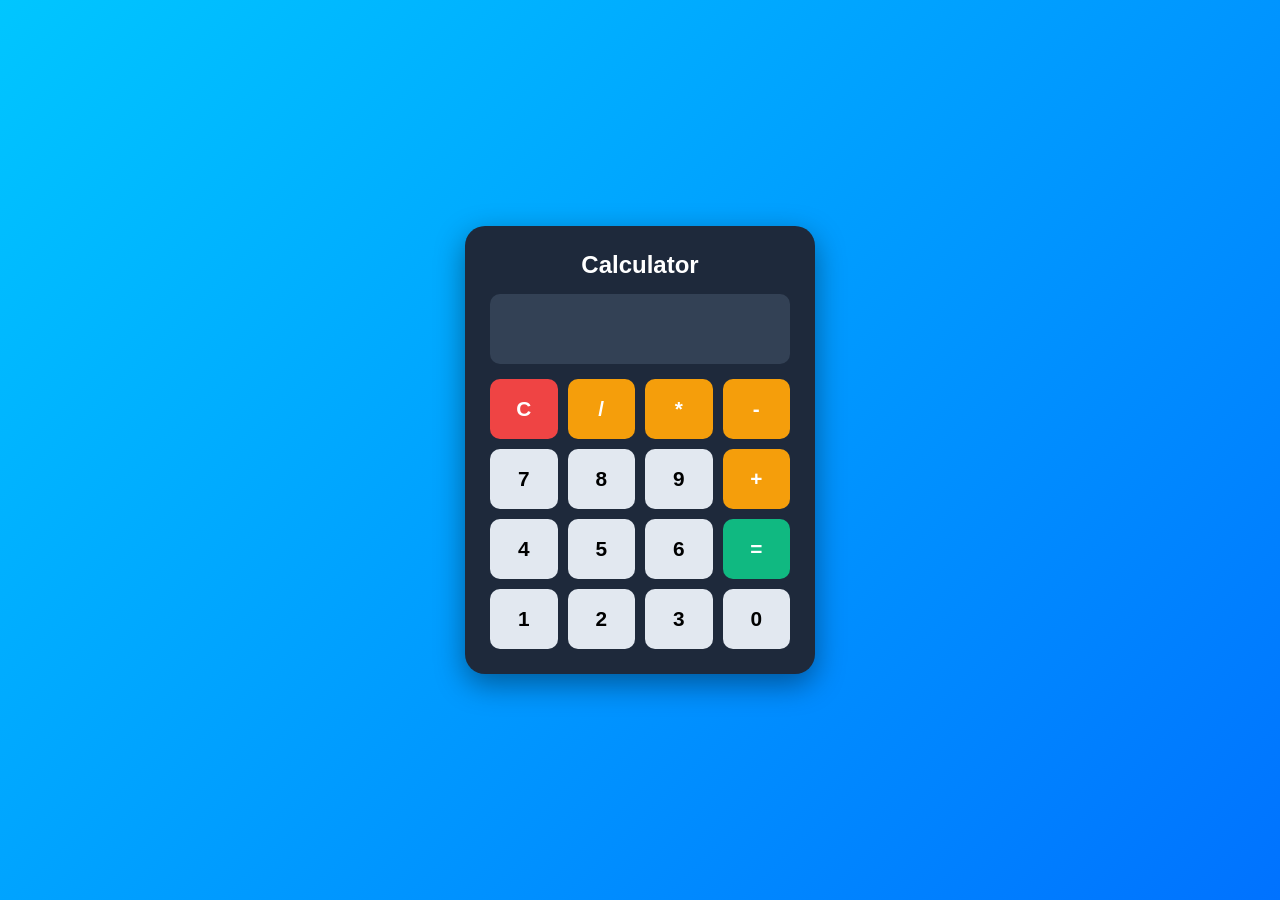
<file: index.html>
<!DOCTYPE html>
<html lang="en">
<head>
    <meta charset="UTF-8">
    <meta name="viewport" content="width=device-width, initial-scale=1.0">
    <title>Colorful Calculator</title>
    <link rel="stylesheet" href="style.css">
</head>
<body>

    <div class="calculator">
        <h2>Calculator</h2>

        <input type="text" id="display" readonly>

        <div class="buttons">
            <button>C</button>
            <button>/</button>
            <button>*</button>
            <button>-</button>

            <button>7</button>
            <button>8</button>
            <button>9</button>
            <button>+</button>

            <button>4</button>
            <button>5</button>
            <button>6</button>
            <button>=</button>

            <button>1</button>
            <button>2</button>
            <button>3</button>
            <button>0</button>
        </div>
    </div>

    <script src="script.js"></script>

</body>
</html>
</file>
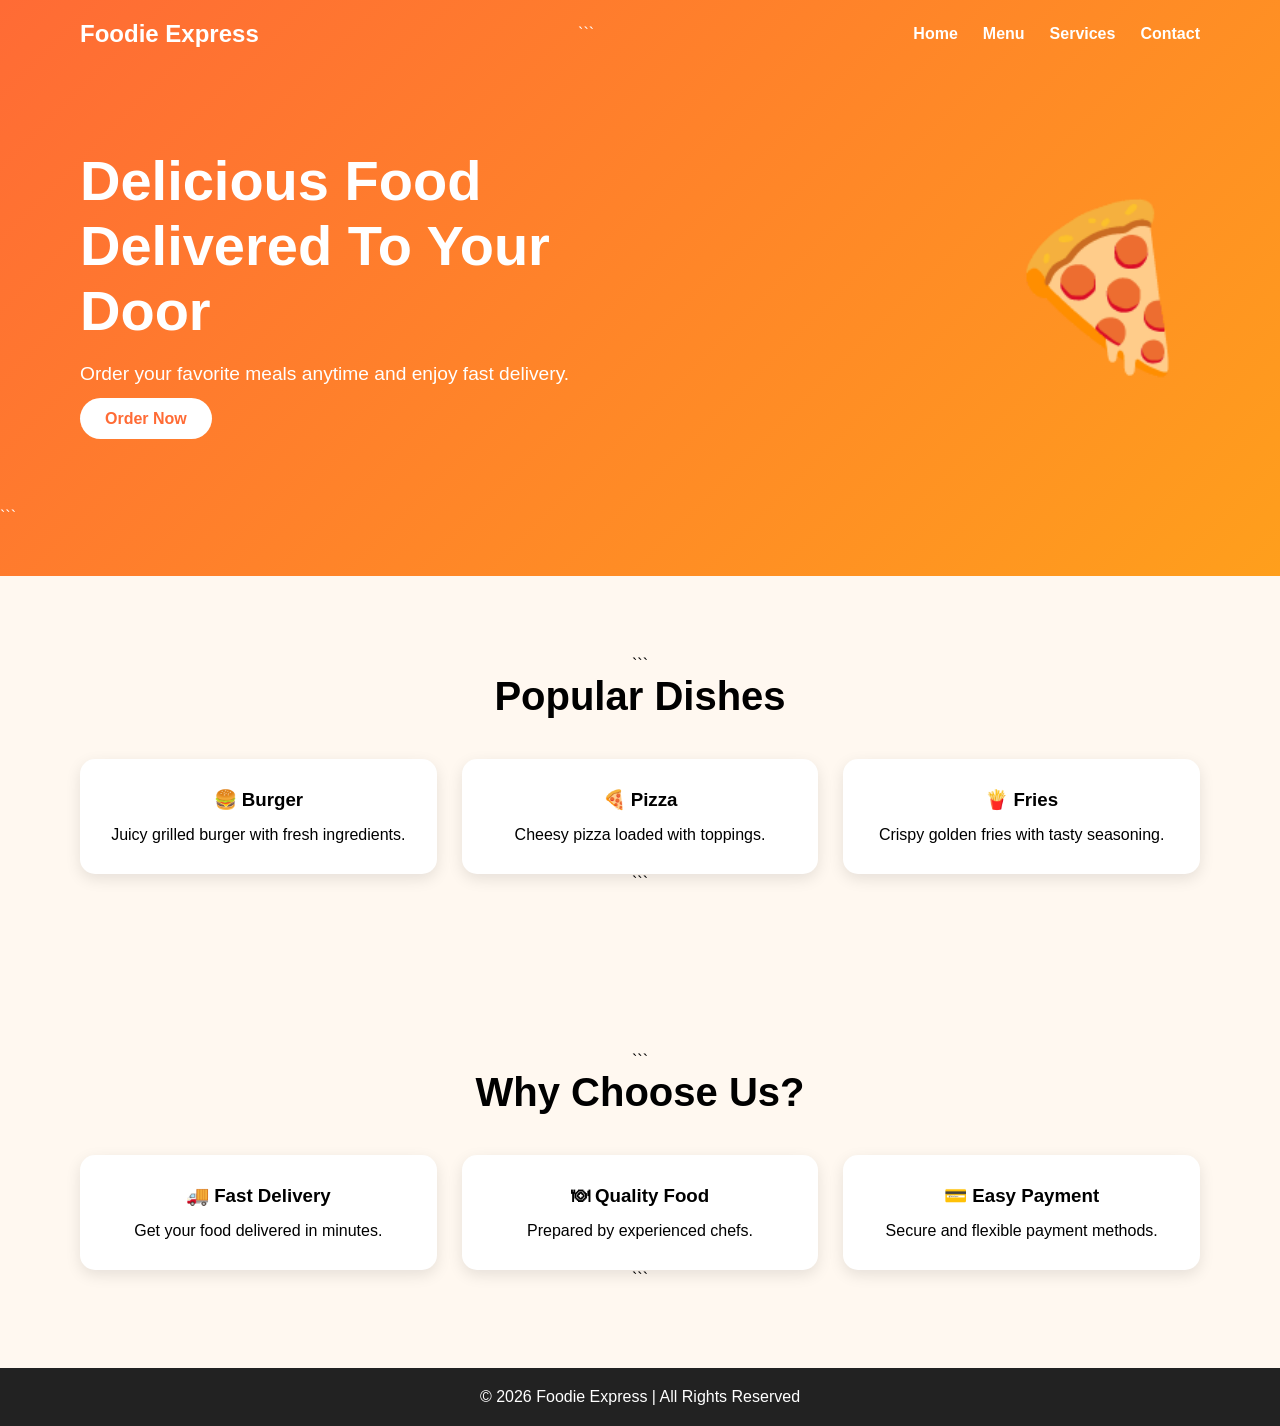
<file: LandingPage/index.html>
<html>

<html lang="en">
<head>
<meta charset="UTF-8">
<meta name="viewport" content="width=device-width, initial-scale=1.0">
<title>Foodie Express</title>
<link rel="stylesheet" href="style.css">
</head>
<body>

<header>
    <nav>
        <h2>Foodie Express</h2>

```
    <ul>
        <li><a href="#">Home</a></li>
        <li><a href="#">Menu</a></li>
        <li><a href="#">Services</a></li>
        <li><a href="#">Contact</a></li>
    </ul>
</nav>

<div class="hero">
    <div class="hero-text">
        <h1>Delicious Food Delivered To Your Door</h1>
        <p>Order your favorite meals anytime and enjoy fast delivery.</p>
        <a href="#" class="btn">Order Now</a>
    </div>

    <div class="hero-img">
        🍕
    </div>
</div>
```

</header>

<section class="menu">

```
<h2>Popular Dishes</h2>

<div class="cards">

    <div class="card">
        <h3>🍔 Burger</h3>
        <p>Juicy grilled burger with fresh ingredients.</p>
    </div>

    <div class="card">
        <h3>🍕 Pizza</h3>
        <p>Cheesy pizza loaded with toppings.</p>
    </div>

    <div class="card">
        <h3>🍟 Fries</h3>
        <p>Crispy golden fries with tasty seasoning.</p>
    </div>

</div>
```

</section>

<section class="services">

```
<h2>Why Choose Us?</h2>

<div class="cards">

    <div class="card">
        <h3>🚚 Fast Delivery</h3>
        <p>Get your food delivered in minutes.</p>
    </div>

    <div class="card">
        <h3>🍽 Quality Food</h3>
        <p>Prepared by experienced chefs.</p>
    </div>

    <div class="card">
        <h3>💳 Easy Payment</h3>
        <p>Secure and flexible payment methods.</p>
    </div>

</div>
```

</section>

<footer>
    <p>© 2026 Foodie Express | All Rights Reserved</p>
</footer>

</body>
</html>
</file>
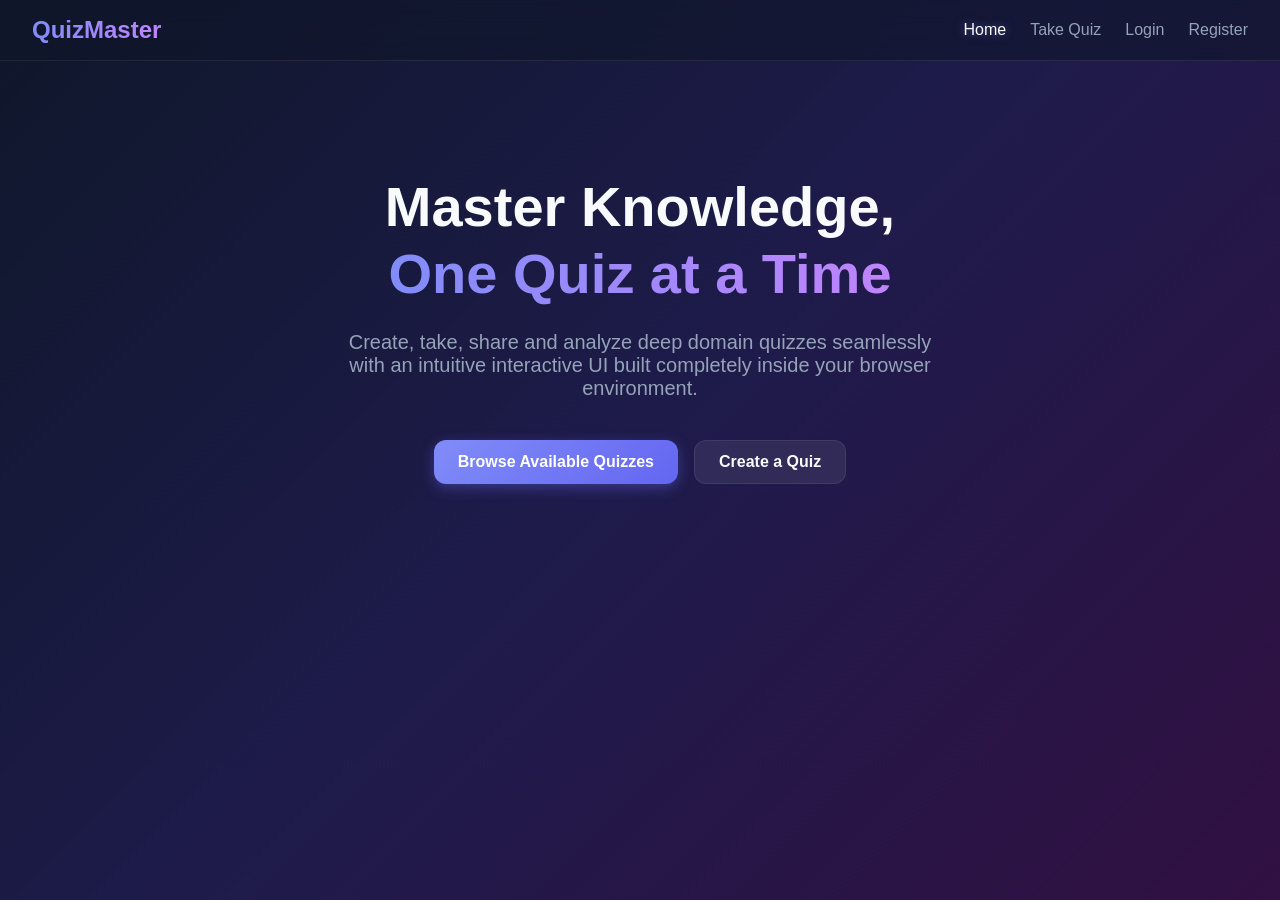
<file: QuizMaster/index.html>
<!DOCTYPE html>
<html lang="en">
<head>
    <meta charset="UTF-8">
    <meta name="viewport" content="width=device-width, initial-scale=1.0">
    <title>QuizMaster - Modern Online Quiz Platform</title>
    <link rel="stylesheet" href="css/style.css">
</head>
<body>
    <div class="container">
        <section class="hero-section">
            <h1 class="hero-title">Master Knowledge, <br><span>One Quiz at a Time</span></h1>
            <p class="hero-subtitle">Create, take, share and analyze deep domain quizzes seamlessly with an intuitive interactive UI built completely inside your browser environment.</p>
            <div class="hero-buttons">
                <a href="quizzes.html" class="btn btn-primary">Browse Available Quizzes</a>
                <a href="create-quiz.html" class="btn btn-secondary">Create a Quiz</a>
            </div>
        </section>
    </div>
    <script src="js/auth.js"></script>
</body>
</html>
</file>
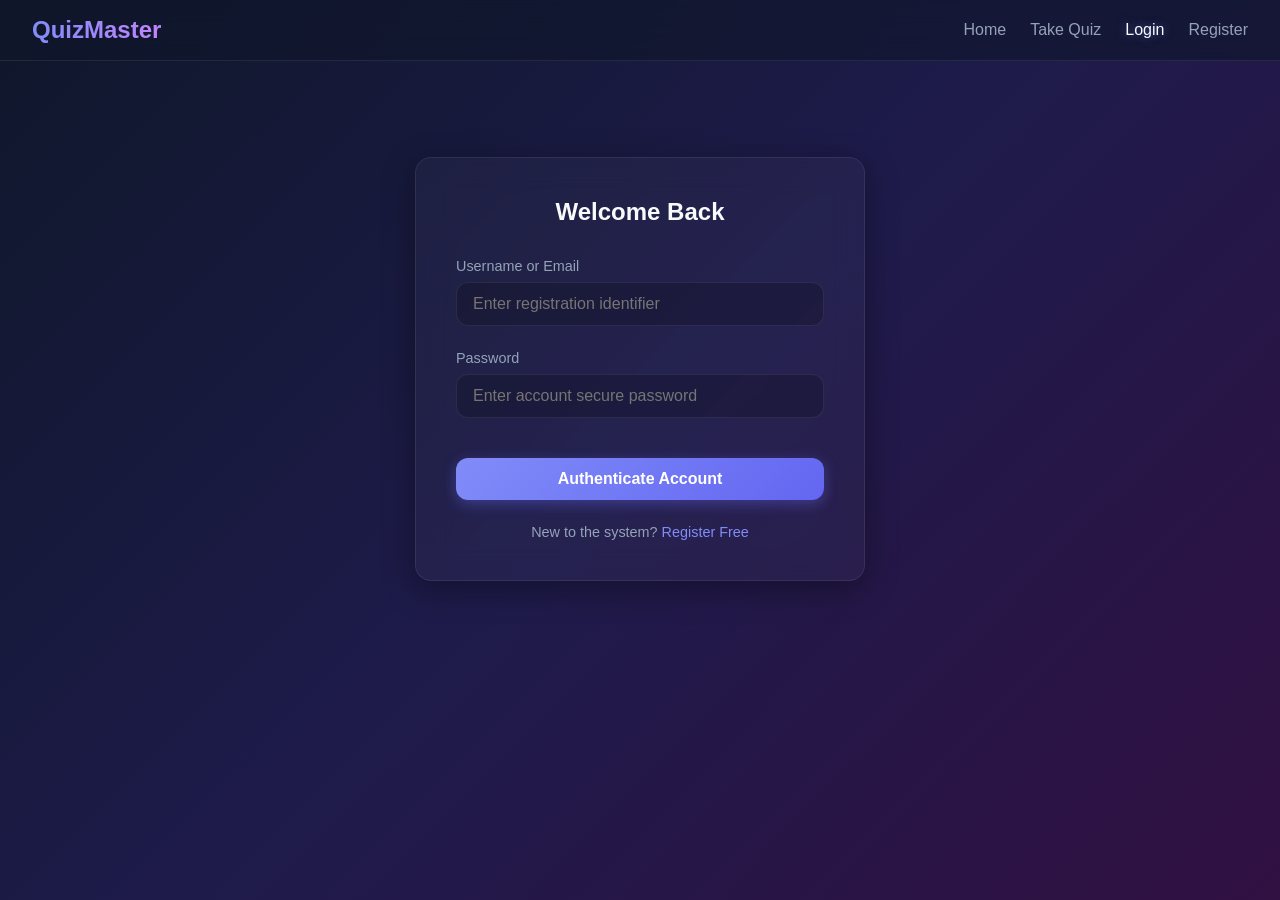
<file: QuizMaster/create-quiz.html>
<!DOCTYPE html>
<html lang="en">
<head>
    <meta charset="UTF-8">
    <meta name="viewport" content="width=device-width, initial-scale=1.0">
    <title>Create Custom Quiz - QuizMaster</title>
    <link rel="stylesheet" href="css/style.css">
</head>
<body>
    <div class="container" style="max-width: 850px;">
        <div class="glass-card">
            <h1 style="margin-bottom: 0.5rem;">Create a New Quiz Module</h1>
            <p style="color: var(--text-muted); margin-bottom: 2rem;">Design your question parameters, offer four answer alternatives and lock down the correct matrix sequence.</p>
            
            <form id="quiz-builder-form">
                <div class="form-group">
                    <label for="quiz-title">Quiz Title</label>
                    <input type="text" id="quiz-title" class="form-control" placeholder="e.g., Advanced JavaScript Algorithms Core" required>
                </div>
                
                <hr style="border: none; border-top: 1px solid var(--glass-border); margin: 2rem 0;">
                
                <div id="questions-wrapper-container">
                    </div>

                <div style="display: flex; gap: 1rem; margin-top: 2rem;">
                    <button type="button" id="add-question-trigger" class="btn btn-secondary">+ Add Question Block</button>
                    <button type="submit" class="btn btn-primary" style="margin-left: auto;">Compile & Save Quiz Module</button>
                </div>
            </form>
        </div>
    </div>
    <script src="js/auth.js"></script>
    <script src="js/createQuiz.js"></script>
</body>
</html>
</file>
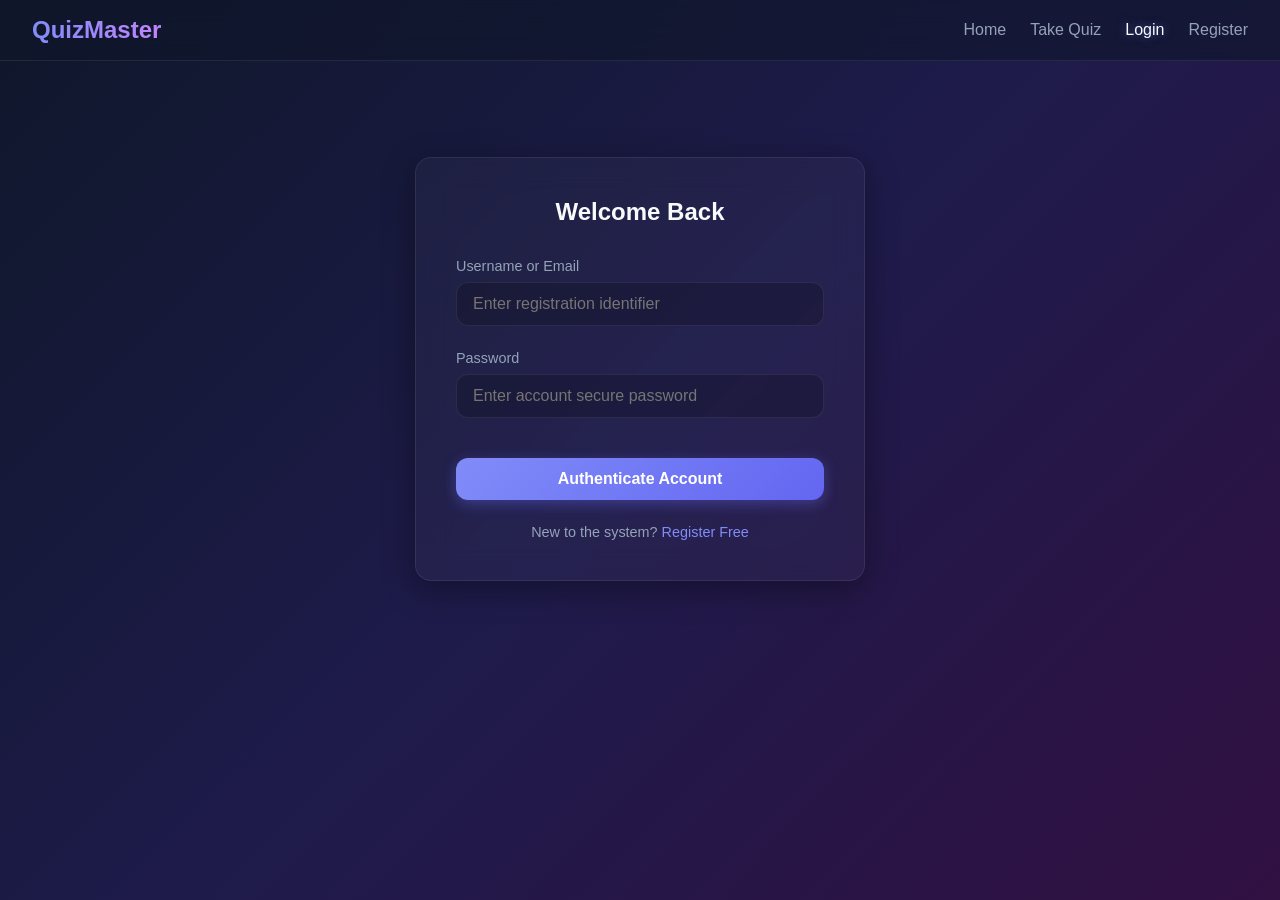
<file: QuizMaster/dashboard.html>
<!DOCTYPE html>
<html lang="en">
<head>
    <meta charset="UTF-8">
    <meta name="viewport" content="width=device-width, initial-scale=1.0">
    <title>User Dashboard - QuizMaster</title>
    <link rel="stylesheet" href="css/style.css">
</head>
<body>
    <div class="container">
        <div class="dashboard-header">
            <div>
                <h1 id="welcome-title">Welcome Back User</h1>
                <p style="color: var(--text-muted);">Manage your custom created quiz modules and active platforms.</p>
            </div>
            <div style="display: flex; gap: 1rem;">
                <a href="create-quiz.html" class="btn btn-primary">Create New Quiz</a>
                <a href="quizzes.html" class="btn btn-secondary">Browse All Quizzes</a>
            </div>
        </div>

        <h2 style="margin-bottom: 1.5rem;">Your Created Quizzes</h2>
        <div id="user-quizzes-grid" class="grid-layout">
            </div>
    </div>
    <script src="js/auth.js"></script>
    <script src="js/dashboard.js"></script>
</body>
</html>
</file>
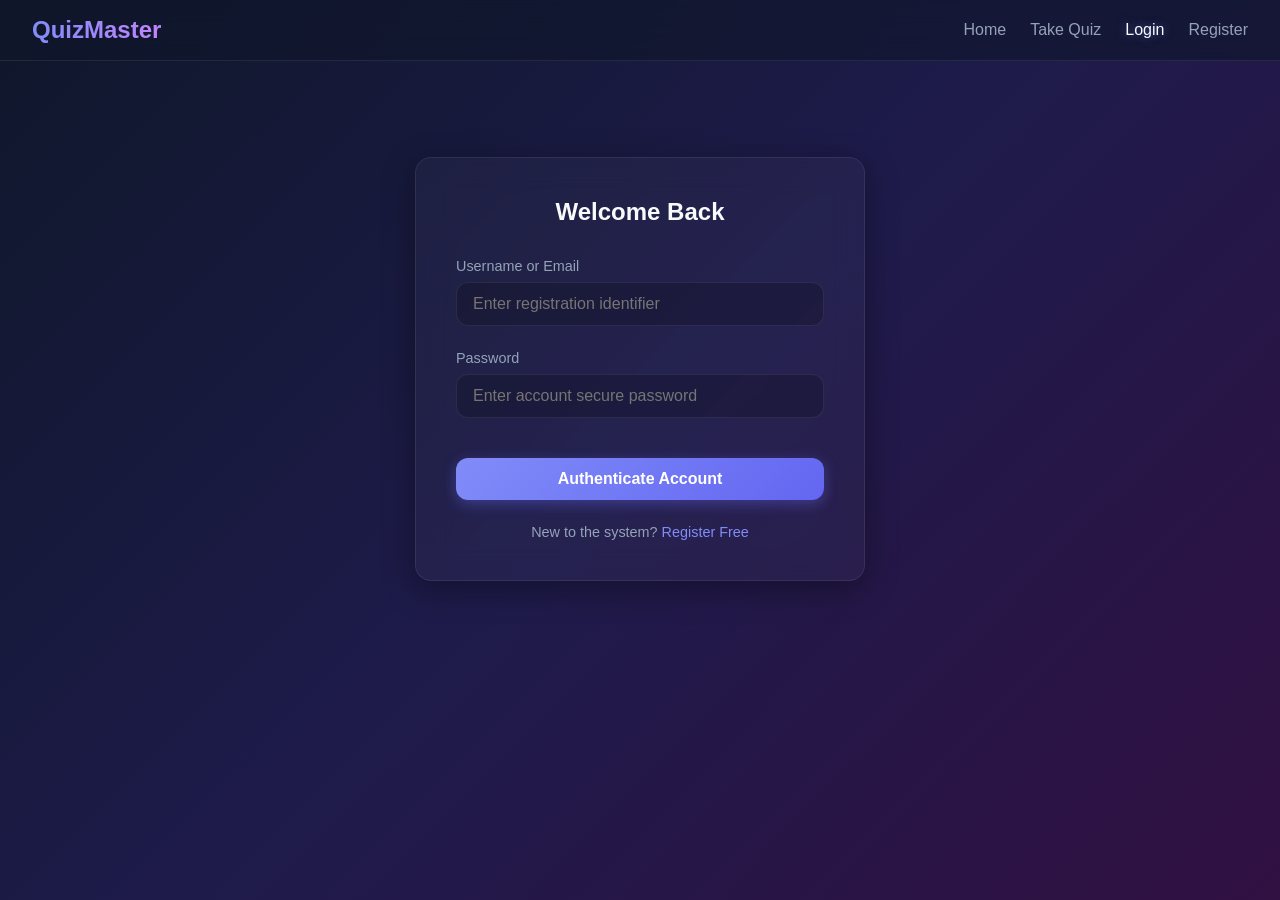
<file: QuizMaster/login.html>
<!DOCTYPE html>
<html lang="en">
<head>
    <meta charset="UTF-8">
    <meta name="viewport" content="width=device-width, initial-scale=1.0">
    <title>Login - QuizMaster</title>
    <link rel="stylesheet" href="css/style.css">
</head>
<body>
    <div class="container">
        <div class="glass-card auth-card">
            <h2 class="text-center" style="margin-bottom: 2rem;">Welcome Back</h2>
            <form id="login-form">
                <div class="form-group">
                    <label for="login-identity">Username or Email</label>
                    <input type="text" id="login-identity" class="form-control" placeholder="Enter registration identifier" required>
                </div>
                <div class="form-group">
                    <label for="login-password">Password</label>
                    <input type="password" id="login-password" class="form-control" placeholder="Enter account secure password" required>
                </div>
                <button type="submit" class="btn btn-primary" style="width: 100%; margin-top: 1rem;">Authenticate Account</button>
            </form>
            <p class="text-center" style="margin-top: 1.5rem; font-size: 0.9rem; color: var(--text-muted);">
                New to the system? <a href="register.html" style="color: var(--accent-primary); text-decoration: none;">Register Free</a>
            </p>
        </div>
    </div>
    <script src="js/auth.js"></script>
    <script>
        document.getElementById('login-form').addEventListener('submit', function(e) {
            e.preventDefault();
            const identity = document.getElementById('login-identity').value.trim().toLowerCase();
            const pass = document.getElementById('login-password').value;

            const users = JSON.parse(localStorage.getItem('users')) || [];
            const targetedUser = users.find(u => u.username.toLowerCase() === identity || u.email.toLowerCase() === identity);

            if (!targetedUser || targetedUser.password !== pass) {
                alert('Invalid identification parameters or secure token mismatched.');
                return;
            }

            localStorage.setItem('currentUser', JSON.stringify({
                username: targetedUser.username,
                email: targetedUser.email
            }));

            window.location.href = 'dashboard.html';
        });
    </script>
</body>
</html>
</file>
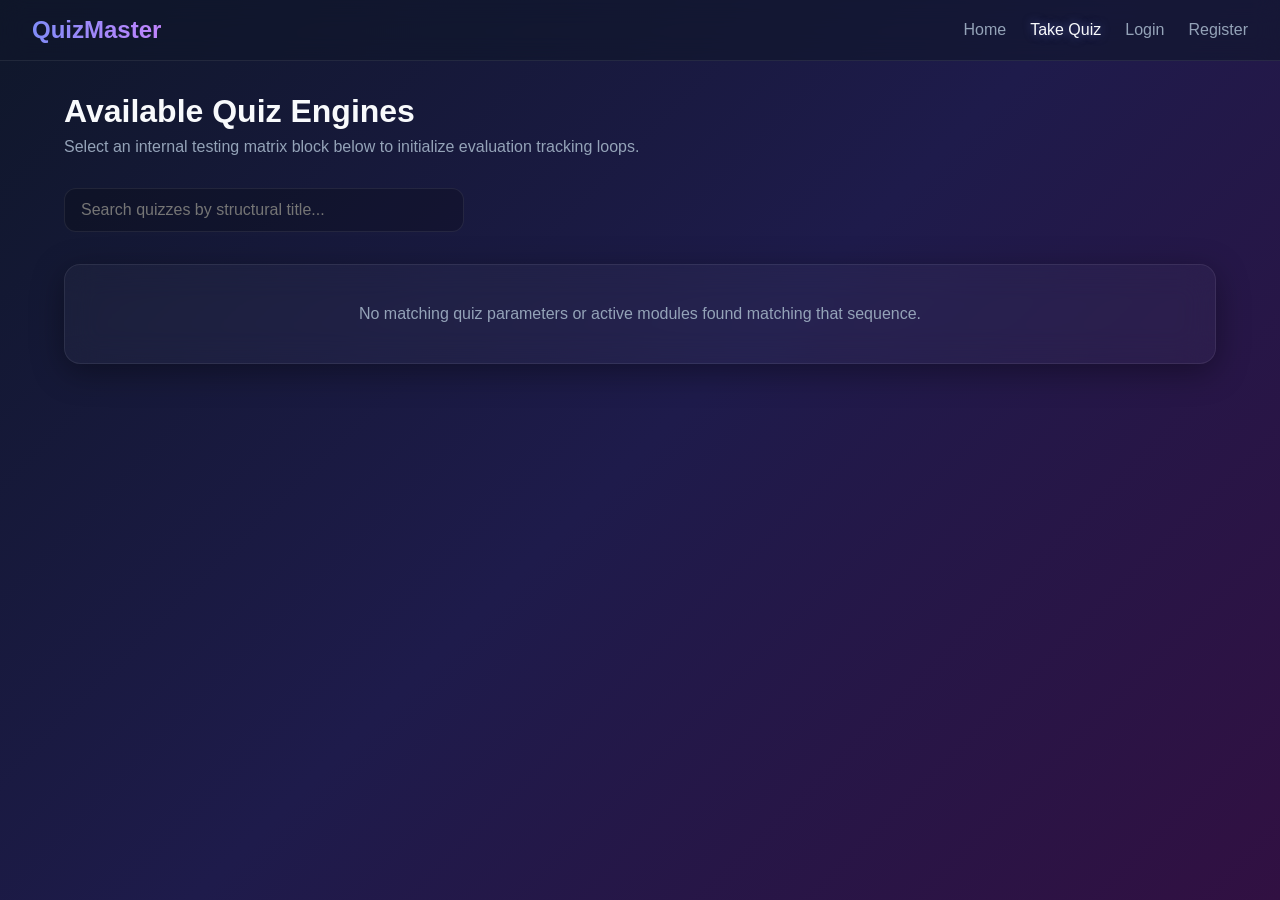
<file: QuizMaster/quizzes.html>
<!DOCTYPE html>
<html lang="en">
<head>
    <meta charset="UTF-8">
    <meta name="viewport" content="width=device-width, initial-scale=1.0">
    <title>Explore Quizzes - QuizMaster</title>
    <link rel="stylesheet" href="css/style.css">
</head>
<body>
    <div class="container">
        <h1 style="margin-bottom: 0.5rem;">Available Quiz Engines</h1>
        <p style="color: var(--text-muted); margin-bottom: 2rem;">Select an internal testing matrix block below to initialize evaluation tracking loops.</p>
        
        <input type="text" id="search-filter-input" class="form-control search-box" placeholder="Search quizzes by structural title...">

        <div id="global-quizzes-grid" class="grid-layout">
            </div>
    </div>
    <script src="js/auth.js"></script>
    <script src="js/quizList.js"></script>
</body>
</html>
</file>
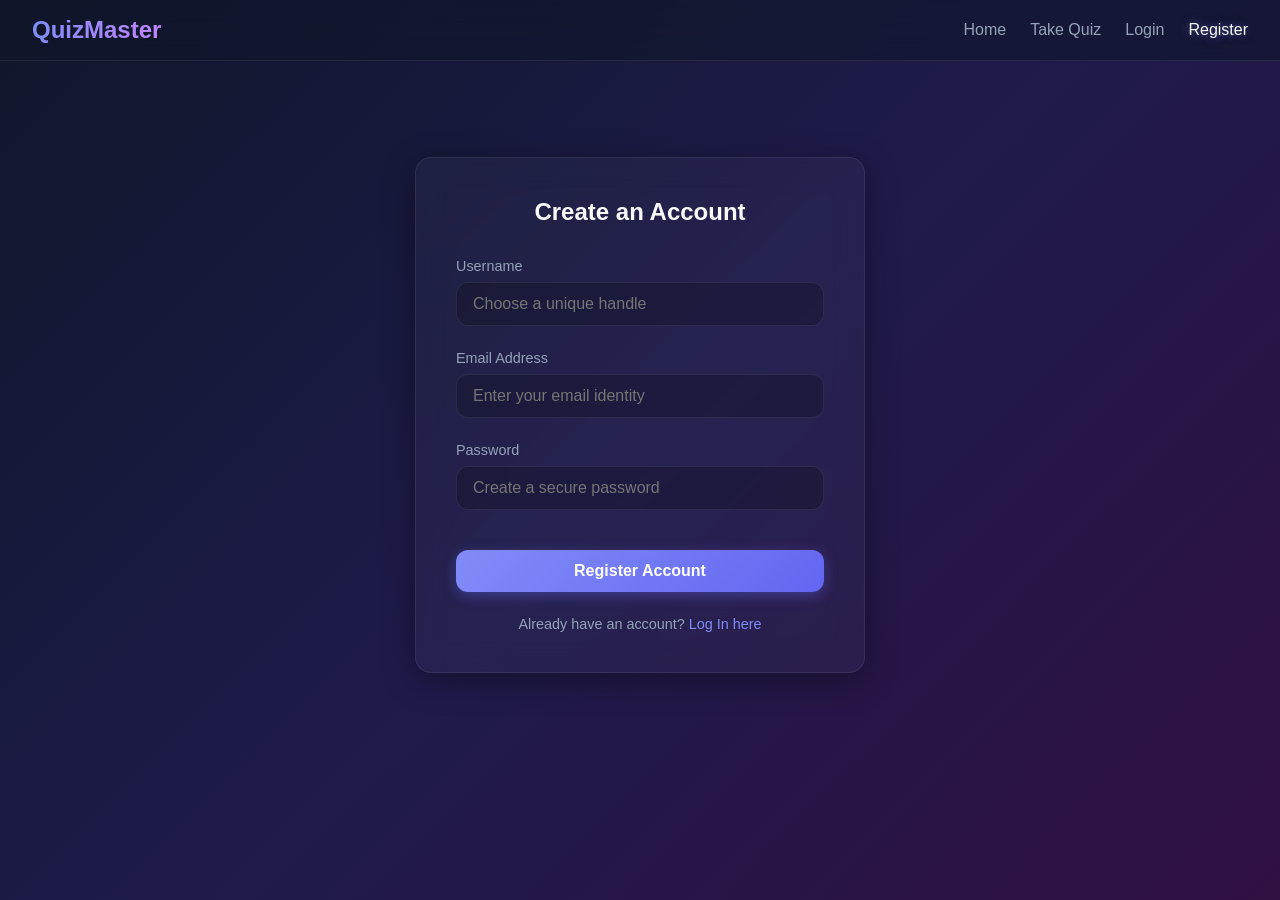
<file: QuizMaster/register.html>
<!DOCTYPE html>
<html lang="en">
<head>
    <meta charset="UTF-8">
    <meta name="viewport" content="width=device-width, initial-scale=1.0">
    <title>Register - QuizMaster</title>
    <link rel="stylesheet" href="css/style.css">
</head>
<body>
    <div class="container">
        <div class="glass-card auth-card">
            <h2 class="text-center" style="margin-bottom: 2rem;">Create an Account</h2>
            <form id="register-form">
                <div class="form-group">
                    <label for="reg-username">Username</label>
                    <input type="text" id="reg-username" class="form-control" placeholder="Choose a unique handle" required>
                </div>
                <div class="form-group">
                    <label for="reg-email">Email Address</label>
                    <input type="email" id="reg-email" class="form-control" placeholder="Enter your email identity" required>
                </div>
                <div class="form-group">
                    <label for="reg-password">Password</label>
                    <input type="password" id="reg-password" class="form-control" placeholder="Create a secure password" required>
                </div>
                <button type="submit" class="btn btn-primary" style="width: 100%; margin-top: 1rem;">Register Account</button>
            </form>
            <p class="text-center" style="margin-top: 1.5rem; font-size: 0.9rem; color: var(--text-muted);">
                Already have an account? <a href="login.html" style="color: var(--accent-primary); text-decoration: none;">Log In here</a>
            </p>
        </div>
    </div>
    <script src="js/auth.js"></script>
    <script>
        document.getElementById('register-form').addEventListener('submit', function(e) {
            e.preventDefault();
            const username = document.getElementById('reg-username').value.trim();
            const email = document.getElementById('reg-email').value.trim();
            const password = document.getElementById('reg-password').value;

            const users = JSON.parse(localStorage.getItem('users')) || [];
            
            if (users.some(u => u.username.toLowerCase() === username.toLowerCase())) {
                alert('Username is already registered!');
                return;
            }
            if (users.some(u => u.email.toLowerCase() === email.toLowerCase())) {
                alert('Email address is already registered!');
                return;
            }

            users.push({ username, email, password });
            localStorage.setItem('users', JSON.stringify(users));
            
            alert('Registration completed successfully! Accessing login view.');
            window.location.href = 'login.html';
        });
    </script>
</body>
</html>
</file>
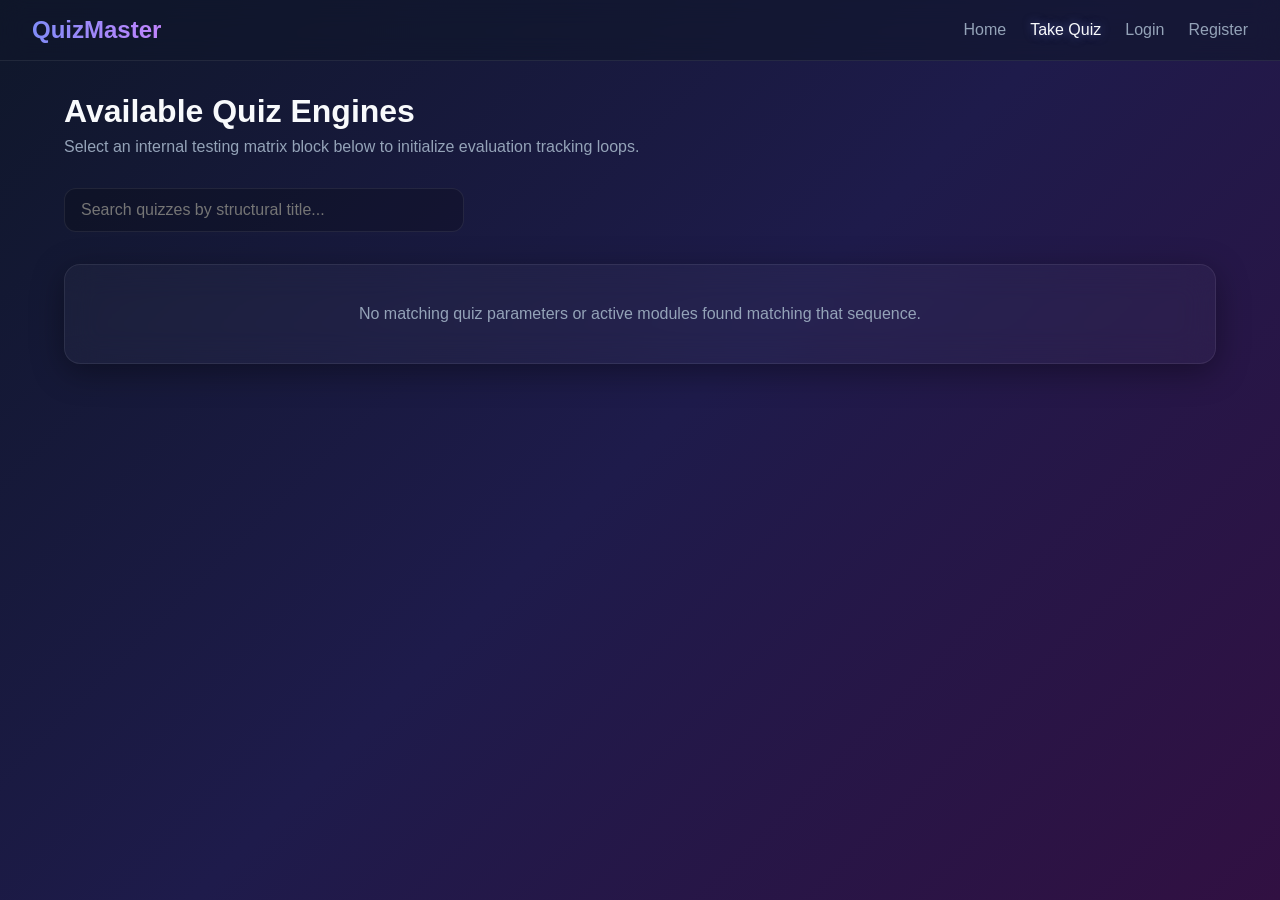
<file: QuizMaster/results.html>
<!DOCTYPE html>
<html lang="en">
<head>
    <meta charset="UTF-8">
    <meta name="viewport" content="width=device-width, initial-scale=1.0">
    <title>Assessment Results - QuizMaster</title>
    <link rel="stylesheet" href="css/style.css">
</head>
<body>
    <div class="container" style="max-width: 800px;">
        <div class="glass-card text-center">
            <h1>Session Completed</h1>
            <p id="results-meta-subtitle" style="color: var(--text-muted); margin-top: 0.5rem;">Here is how you performed inside the testing framework engine</p>
            
            <div class="score-circle">
                <span id="score-percentage-text" class="percentage">0%</span>
                <span id="raw-score-ratio" style="color: var(--text-muted); font-size: 0.9rem; margin-top: 4px;">0 / 0 Right</span>
            </div>

            <div style="display: flex; gap: 1rem; justify-content: center; margin-top: 1.5rem;">
                <button id="restart-quiz-btn" class="btn btn-primary">Restart Evaluation</button>
                <a href="quizzes.html" class="btn btn-secondary">Exit To Listing Collection</a>
            </div>
        </div>

        <div class="glass-card review-section">
            <h2 style="margin-bottom: 1.5rem;">Detailed Performance Log Review</h2>
            <div id="detailed-review-append-target">
                </div>
        </div>
    </div>
    <script src="js/auth.js"></script>
    <script src="js/results.js"></script>
</body>
</html>
</file>
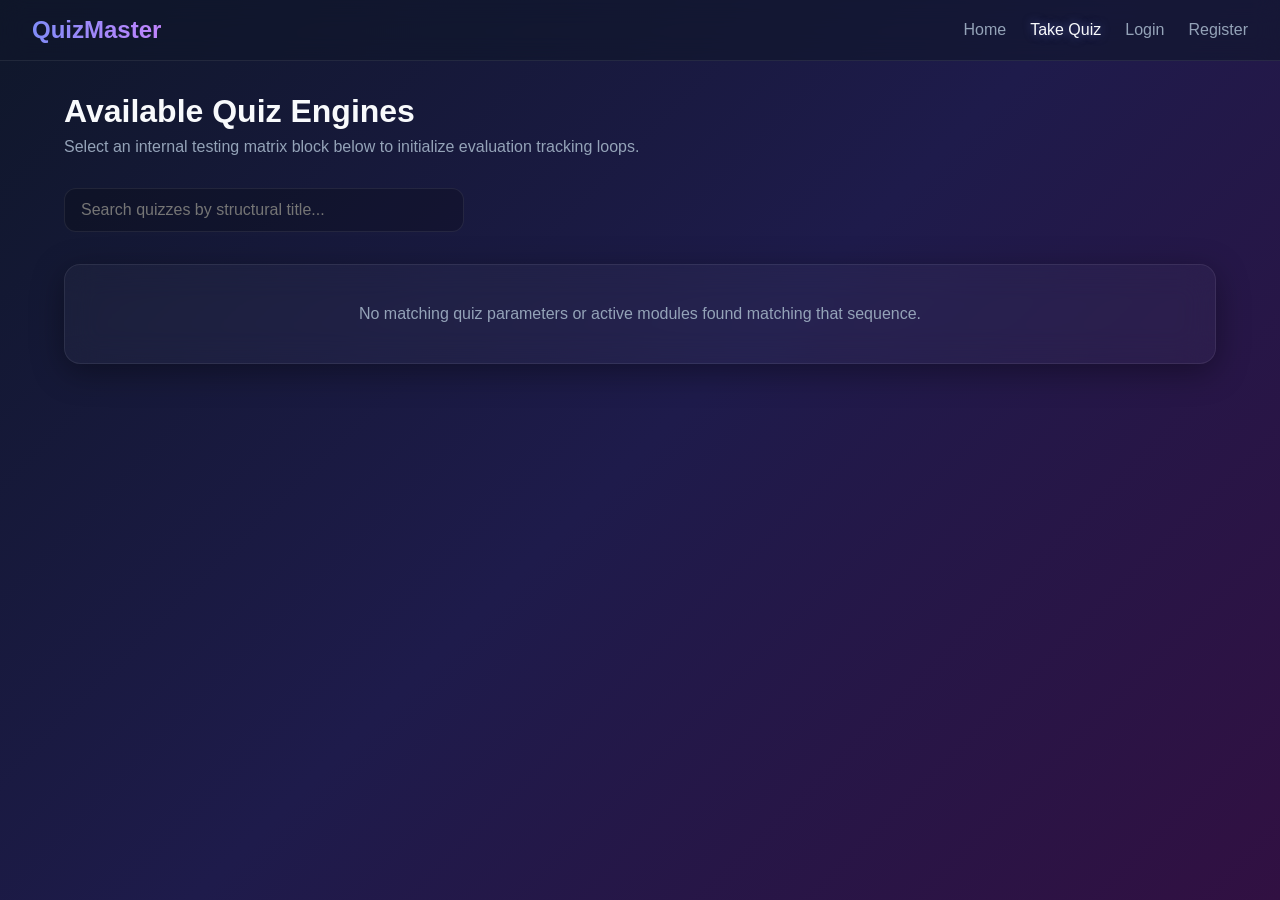
<file: QuizMaster/take-quiz.html>
<!DOCTYPE html>
<html lang="en">
<head>
    <meta charset="UTF-8">
    <meta name="viewport" content="width=device-width, initial-scale=1.0">
    <title>Active Session Runner - QuizMaster</title>
    <link rel="stylesheet" href="css/style.css">
</head>
<body>
    <div class="container">
        <div class="quiz-interface-card glass-card">
            <div style="display: flex; justify-content: space-between; align-items: center; margin-bottom: 0.5rem;">
                <h2 id="active-quiz-title-header">Loading Evaluation Matrix Context...</h2>
                <span id="tracker-digit-display" style="font-weight: 600; color: var(--accent-primary);">Question 0/0</span>
            </div>
            
            <div class="quiz-progress-bar">
                <div id="runtime-progress-fill" class="quiz-progress-fill"></div>
            </div>

            <h3 id="current-question-text" style="line-height: 1.4; margin-bottom: 1.5rem;">...</h3>

            <div id="options-interactive-container" class="quiz-options-list">
                </div>

            <div class="quiz-controls">
                <button id="prev-question-trigger" class="btn btn-secondary">Previous Question</button>
                <button id="next-question-trigger" class="btn btn-primary">Next Step</button>
            </div>
        </div>
    </div>
    <script src="js/auth.js"></script>
    <script src="js/takeQuiz.js"></script>
</body>
</html>
</file>
<file: style.css>
*{
    margin:0;
    padding:0;
    box-sizing:border-box;
    font-family:Arial, sans-serif;
}

body{
    height:100vh;
    display:flex;
    justify-content:center;
    align-items:center;
    background:linear-gradient(135deg,#00c6ff,#0072ff);
}

.calculator{
    width:350px;
    padding:25px;
    border-radius:20px;
    background:#1e293b;
    box-shadow:0 10px 30px rgba(0,0,0,0.4);
}

.calculator h2{
    text-align:center;
    color:white;
    margin-bottom:15px;
}

#display{
    width:100%;
    height:70px;
    border:none;
    outline:none;
    border-radius:10px;
    margin-bottom:15px;
    padding:10px;
    text-align:right;
    font-size:2rem;
    background:#334155;
    color:white;
}

.buttons{
    display:grid;
    grid-template-columns:repeat(4,1fr);
    gap:10px;
}

button{
    height:60px;
    border:none;
    border-radius:10px;
    font-size:1.3rem;
    cursor:pointer;
    transition:0.3s;
    font-weight:bold;
}

/* Number Buttons */
button:nth-child(5),
button:nth-child(6),
button:nth-child(7),
button:nth-child(9),
button:nth-child(10),
button:nth-child(11),
button:nth-child(13),
button:nth-child(14),
button:nth-child(15),
button:nth-child(16){
    background:#e2e8f0;
}

/* Operator Buttons */
button:nth-child(2),
button:nth-child(3),
button:nth-child(4),
button:nth-child(8){
    background:#f59e0b;
    color:white;
}

/* Clear Button */
button:nth-child(1){
    background:#ef4444;
    color:white;
}

/* Equal Button */
button:nth-child(12){
    background:#10b981;
    color:white;
}

button:hover{
    transform:scale(1.05);
}
</file>
<file: LandingPage/style.css>
*{
margin:0;
padding:0;
box-sizing:border-box;
font-family:Arial,sans-serif;
}

body{
background:#fff8f0;
}

header{
background:linear-gradient(135deg,#ff6b35,#ff9f1c);
color:white;
padding-bottom:50px;
}

nav{
display:flex;
justify-content:space-between;
align-items:center;
padding:20px 80px;
}

nav ul{
display:flex;
list-style:none;
gap:25px;
}

nav a{
text-decoration:none;
color:white;
font-weight:bold;
}

.hero{
display:flex;
justify-content:space-between;
align-items:center;
padding:80px;
}

.hero-text{
max-width:500px;
}

.hero-text h1{
font-size:3.5rem;
margin-bottom:20px;
}

.hero-text p{
font-size:1.2rem;
margin-bottom:25px;
}

.btn{
background:white;
color:#ff6b35;
padding:12px 25px;
text-decoration:none;
border-radius:30px;
font-weight:bold;
}

.hero-img{
font-size:10rem;
}

.menu,
.services{
padding:80px;
text-align:center;
}

.menu h2,
.services h2{
margin-bottom:40px;
font-size:2.5rem;
}

.cards{
display:grid;
grid-template-columns:repeat(auto-fit,minmax(250px,1fr));
gap:25px;
}

.card{
background:white;
padding:30px;
border-radius:15px;
box-shadow:0 5px 15px rgba(0,0,0,0.1);
}

.card h3{
margin-bottom:15px;
}

footer{
background:#222;
color:white;
text-align:center;
padding:20px;
}

@media(max-width:768px){

nav{
flex-direction:column;
gap:15px;
}

.hero{
flex-direction:column;
text-align:center;
}

.hero-text h1{
font-size:2.5rem;
}

.hero-img{
margin-top:30px;
font-size:7rem;
}

}
</file>
<file: QuizMaster/css/style.css>
/* ==========================================================================
   Global Variables & Reset
   ========================================================================== */
:root {
    --bg-gradient: linear-gradient(135deg, #0f172a 0%, #1e1b4b 50%, #311042 100%);
    --glass-bg: rgba(255, 255, 255, 0.03);
    --glass-border: rgba(255, 255, 255, 0.08);
    --glass-highlight: rgba(255, 255, 255, 0.2);
    --text-main: #f8fafc;
    --text-muted: #94a3b8;
    --accent-primary: #818cf8;
    --accent-secondary: #c084fc;
    --success: #34d399;
    --danger: #f87171;
    --radius-lg: 16px;
    --radius-md: 12px;
    --transition: all 0.3s cubic-bezier(0.4, 0, 0.2, 1);
}

* {
    margin: 0;
    padding: 0;
    box-sizing: border-box;
    font-family: 'Segoe UI', Roboto, Helvetica, Arial, sans-serif;
}

body {
    background: var(--bg-gradient);
    color: var(--text-main);
    min-height: 100vh;
    display: flex;
    flex-direction: column;
    overflow-x: hidden;
}

/* ==========================================================================
   Navigation Bar
   ========================================================================== */
.navbar {
    background: rgba(15, 23, 42, 0.6);
    backdrop-filter: blur(12px);
    -webkit-backdrop-filter: blur(12px);
    border-bottom: 1px solid var(--glass-border);
    padding: 1rem 2rem;
    display: flex;
    justify-content: space-between;
    align-items: center;
    position: sticky;
    top: 0;
    z-index: 1000;
}

.nav-brand a {
    font-size: 1.5rem;
    font-weight: 700;
    text-decoration: none;
    background: linear-gradient(to right, var(--accent-primary), var(--accent-secondary));
    -webkit-background-clip: text;
    -webkit-text-fill-color: transparent;
}

.nav-links {
    display: flex;
    gap: 1.5rem;
    align-items: center;
    list-style: none;
}

.nav-links a {
    color: var(--text-muted);
    text-decoration: none;
    font-weight: 500;
    transition: var(--transition);
}

.nav-links a:hover, .nav-links a.active {
    color: var(--text-main);
    text-shadow: 0 0 10px rgba(129, 140, 248, 0.5);
}

/* ==========================================================================
   Common & UI Components (Glassmorphism)
   ========================================================================== */
.container {
    width: 100%;
    max-width: 1200px;
    margin: 0 auto;
    padding: 2rem 1.5rem;
    flex: 1;
}

.glass-card {
    background: var(--glass-bg);
    backdrop-filter: blur(16px);
    -webkit-backdrop-filter: blur(16px);
    border: 1px solid var(--glass-border);
    border-radius: var(--radius-lg);
    padding: 2.5rem;
    box-shadow: 0 8px 32px 0 rgba(0, 0, 0, 0.37);
    margin-bottom: 2rem;
}

.btn {
    display: inline-flex;
    align-items: center;
    justify-content: center;
    padding: 0.75rem 1.5rem;
    font-size: 1rem;
    font-weight: 600;
    border-radius: var(--radius-md);
    border: none;
    cursor: pointer;
    transition: var(--transition);
    text-decoration: none;
}

.btn-primary {
    background: linear-gradient(135deg, var(--accent-primary) 0%, #6366f1 100%);
    color: #fff;
    box-shadow: 0 4px 14px rgba(99, 102, 241, 0.4);
}

.btn-primary:hover {
    transform: translateY(-2px);
    box-shadow: 0 6px 20px rgba(99, 102, 241, 0.6);
}

.btn-secondary {
    background: rgba(255, 255, 255, 0.08);
    color: var(--text-main);
    border: 1px solid var(--glass-border);
}

.btn-secondary:hover {
    background: rgba(255, 255, 255, 0.15);
}

.btn-danger {
    background: rgba(248, 113, 113, 0.2);
    color: var(--danger);
    border: 1px solid rgba(248, 113, 113, 0.3);
}

.btn-danger:hover {
    background: rgba(248, 113, 113, 0.3);
}

/* Forms styling */
.form-group {
    margin-bottom: 1.5rem;
}

.form-group label {
    display: block;
    margin-bottom: 0.5rem;
    font-size: 0.9rem;
    color: var(--text-muted);
}

.form-control {
    width: 100%;
    padding: 0.75rem 1rem;
    background: rgba(0, 0, 0, 0.2);
    border: 1px solid var(--glass-border);
    border-radius: var(--radius-md);
    color: var(--text-main);
    font-size: 1rem;
    transition: var(--transition);
}

.form-control:focus {
    outline: none;
    border-color: var(--accent-primary);
    box-shadow: 0 0 0 3px rgba(129, 140, 248, 0.2);
}

/* ==========================================================================
   Home / Hero Section
   ========================================================================== */
.hero-section {
    text-align: center;
    padding: 5rem 1rem;
    animation: fadeIn 1s ease;
}

.hero-title {
    font-size: 3.5rem;
    font-weight: 800;
    margin-bottom: 1.5rem;
    line-height: 1.2;
}

.hero-title span {
    background: linear-gradient(to right, var(--accent-primary), var(--accent-secondary));
    -webkit-background-clip: text;
    -webkit-text-fill-color: transparent;
}

.hero-subtitle {
    font-size: 1.25rem;
    color: var(--text-muted);
    max-width: 600px;
    margin: 0 auto 2.5rem auto;
}

.hero-buttons {
    display: flex;
    gap: 1rem;
    justify-content: center;
}

/* ==========================================================================
   Dashboard & Grids
   ========================================================================== */
.dashboard-header {
    display: flex;
    justify-content: space-between;
    align-items: center;
    margin-bottom: 2rem;
}

.grid-layout {
    display: grid;
    grid-template-columns: repeat(auto-fill, minmax(300px, 100%));
    gap: 1.5rem;
}

@media (min-width: 768px) {
    .grid-layout {
        grid-template-columns: repeat(auto-fill, minmax(320px, 1fr));
    }
}

/* Cards */
.quiz-card {
    background: var(--glass-bg);
    border: 1px solid var(--glass-border);
    border-radius: var(--radius-md);
    padding: 1.5rem;
    display: flex;
    flex-direction: column;
    justify-content: space-between;
    transition: var(--transition);
}

.quiz-card:hover {
    transform: translateY(-5px);
    border-color: rgba(129, 140, 248, 0.4);
    box-shadow: 0 10px 20px rgba(0,0,0,0.2);
}

.quiz-card h3 {
    margin-bottom: 0.5rem;
}

.quiz-card p {
    color: var(--text-muted);
    font-size: 0.9rem;
    margin-bottom: 1.5rem;
}

/* ==========================================================================
   Dynamic Form Builder (Quiz Creation)
   ========================================================================== */
.question-block {
    background: rgba(0, 0, 0, 0.15);
    border: 1px solid var(--glass-border);
    border-radius: var(--radius-md);
    padding: 1.5rem;
    margin-bottom: 1.5rem;
    position: relative;
    animation: slideIn 0.3s ease;
}

.remove-question-btn {
    position: absolute;
    top: 1rem;
    right: 1rem;
}

.options-builder {
    display: grid;
    grid-template-columns: 1fr;
    gap: 1rem;
    margin-top: 1rem;
}

@media (min-width: 768px) {
    .options-builder {
        grid-template-columns: 1fr 1fr;
    }
}

.option-input-group {
    display: flex;
    align-items: center;
    gap: 0.5rem;
}

.option-input-group radio, .option-input-group input[type="radio"] {
    width: 20px;
    height: 20px;
    cursor: pointer;
    accent-color: var(--success);
}

/* ==========================================================================
   Quiz Execution Engine
   ========================================================================== */
.quiz-progress-bar {
    width: 100%;
    height: 6px;
    background: rgba(255,255,255,0.1);
    border-radius: 3px;
    margin-bottom: 2rem;
    overflow: hidden;
}

.quiz-progress-fill {
    height: 100%;
    background: linear-gradient(to right, var(--accent-primary), var(--accent-secondary));
    width: 0%;
    transition: width 0.3s ease;
}

.quiz-interface-card {
    max-width: 700px;
    margin: 0 auto;
}

.quiz-options-list {
    display: flex;
    flex-direction: column;
    gap: 1rem;
    margin: 2rem 0;
}

.quiz-option-item {
    background: rgba(255, 255, 255, 0.04);
    border: 1px solid var(--glass-border);
    border-radius: var(--radius-md);
    padding: 1rem 1.5rem;
    cursor: pointer;
    transition: var(--transition);
    display: flex;
    align-items: center;
    font-weight: 500;
}

.quiz-option-item:hover {
    background: rgba(255, 255, 255, 0.08);
    border-color: var(--accent-primary);
}

.quiz-option-item.selected {
    background: rgba(129, 140, 248, 0.15);
    border-color: var(--accent-primary);
    box-shadow: 0 0 10px rgba(129, 140, 248, 0.2);
}

.quiz-controls {
    display: flex;
    justify-content: space-between;
    align-items: center;
}

/* ==========================================================================
   Results & Review Component
   ========================================================================== */
.score-circle {
    width: 150px;
    height: 150px;
    border-radius: 50%;
    border: 6px solid var(--glass-border);
    display: flex;
    flex-direction: column;
    justify-content: center;
    align-items: center;
    margin: 2rem auto;
    background: rgba(0, 0, 0, 0.2);
}

.score-circle .percentage {
    font-size: 2.5rem;
    font-weight: 800;
    color: var(--accent-secondary);
}

.review-section {
    margin-top: 3rem;
}

.review-item {
    padding: 1.5rem;
    border-radius: var(--radius-md);
    background: rgba(0, 0, 0, 0.15);
    border-left: 4px solid var(--glass-border);
    margin-bottom: 1.5rem;
}

.review-item.correct {
    border-left-color: var(--success);
}

.review-item.incorrect {
    border-left-color: var(--danger);
}

.review-item p {
    margin-bottom: 0.5rem;
}

.review-options {
    margin-top: 0.75rem;
    font-size: 0.95rem;
}

.review-opt {
    padding: 0.25rem 0;
}

.review-opt.text-success { color: var(--success); font-weight: 600; }
.review-opt.text-danger { color: var(--danger); font-weight: 600; }

/* ==========================================================================
   Utilities & Animations
   ========================================================================== */
.text-center { text-align: center; }
.search-box { max-width: 400px; margin-bottom: 2rem; }
.toast {
    position: fixed;
    bottom: 20px;
    right: 20px;
    background: #1e293b;
    border: 1px solid var(--glass-border);
    padding: 1rem 1.5rem;
    border-radius: var(--radius-md);
    box-shadow: 0 10px 25px rgba(0,0,0,0.5);
    z-index: 2000;
    animation: slideIn 0.3s ease;
}

@keyframes fadeIn {
    from { opacity: 0; transform: translateY(10px); }
    to { opacity: 1; transform: translateY(0); }
}

@keyframes slideIn {
    from { opacity: 0; transform: translateY(20px); }
    to { opacity: 1; transform: translateY(0); }
}

/* Custom alignment for narrow auth cards */
.auth-card {
    max-width: 450px;
    margin: 4rem auto;
}
</file>
